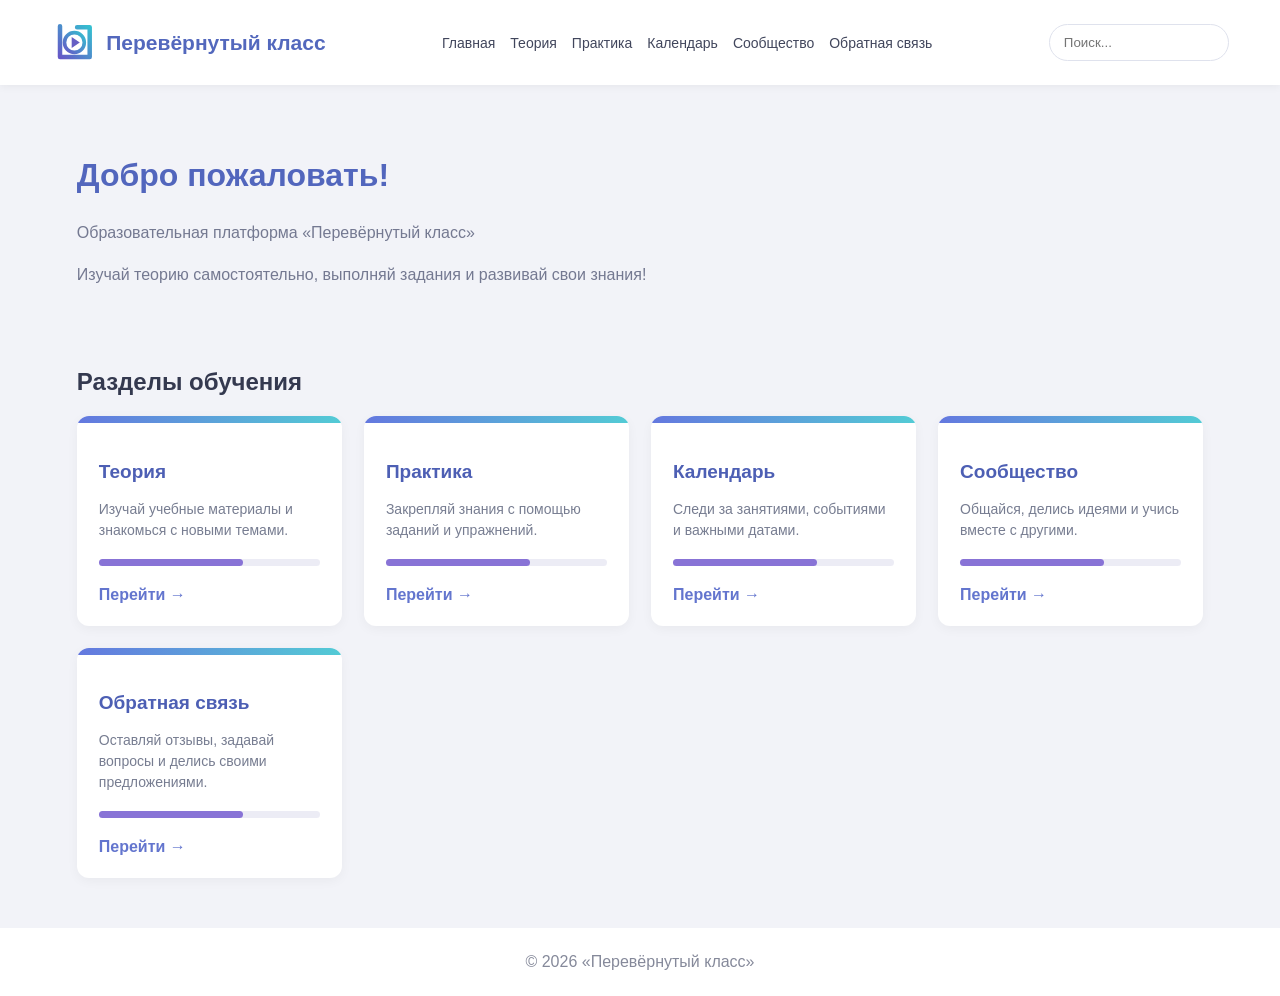
<file: index.html>
<!DOCTYPE html>
<html lang="ru">
<head>
<meta charset="UTF-8">
<meta name="viewport" content="width=device-width, initial-scale=1.0">
<title>Перевёрнутый класс</title>
<style>
* {
   box-sizing: border-box;
}
body {
   margin: 0;
   font-family: Arial, sans-serif;
   background: #f2f3f8;
   color: #34394f;
}
header {
   background: white;
   min-height: 85px;
   padding: 15px 4%;
   display: flex;
   align-items: center;
   justify-content: space-between;
   flex-wrap: wrap;
   gap: 18px;
   box-shadow: 0 2px 8px #0000000d;
}
.logo {
   display: flex;
   align-items: center;
   gap: 10px;
   color: #5368bd;
   font-size: 21px;
   font-weight: bold;
}
.logo svg {
   width: 45px;
   height: 45px;
   flex-shrink: 0;
}
nav {
   display: flex;
   flex-wrap: wrap;
   gap: 15px;
}
nav a {
   text-decoration: none;
   color: #41465c;
   font-size: 14px;
}
nav a:hover {
   color: #6476d8;
}
.search {
   padding: 10px 14px;
   border: 1px solid #dfe2ed;
   border-radius: 20px;
   outline: none;
   max-width: 180px;
}
.hero {
   padding: 45px 6%;
}
.hero h1 {
   color: #5266bd;
   font-size: 32px;
}
.hero p {
   color: #747991;
   line-height: 1.6;
}
.content {
   padding: 0 6% 50px;
}
.cards {
   display: grid;
   grid-template-columns: repeat(auto-fit, minmax(230px, 1fr));
   gap: 22px;
}
.card {
   background: white;
   border-radius: 12px;
   overflow: hidden;
   box-shadow: 0 3px 12px #0000000b;
}
.card-line {
   height: 7px;
   background: linear-gradient(90deg, #6478df, #53cbd5);
}
.card-content {
   padding: 22px;
}
.card h2 {
   font-size: 19px;
   color: #4d5fb4;
}
.card p {
   color: #777d91;
   line-height: 1.5;
   font-size: 14px;
}
.progress {
   height: 7px;
   background: #ececf5;
   border-radius: 10px;
   margin: 18px 0 12px;
}
.progress span {
   display: block;
   height: 100%;
   width: 65%;
   background: #8873d6;
   border-radius: 10px;
}
.card a {
   display: inline-block;
   color: #6375ce;
   text-decoration: none;
   font-weight: bold;
   margin-top: 8px;
}
footer {
   text-align: center;
   background: white;
   padding: 25px;
   color: #85899a;
}
max-width: 650px {
   header {
       justify-content: center;
   }
   .hero h1 {
       font-size: 26px;
   }
}
</style>
</head>
<body>
 
<header>
   <div class="logo">
       <svg viewBox="0 0 50 50" xmlns="http://www.w3.org/2000/svg">
           <defs>
               <linearGradient id="logoGradient" x1="0" y1="1" x2="1" y2="0">
                   <stop offset="0%" stop-color="#6559c7"/>
                   <stop offset="100%" stop-color="#35bfd0"/>
               </linearGradient>
           </defs>
           <path d="M10 7 V41 H43 V8 H29"
                 fill="none" stroke="url(#logoGradient)"
                 stroke-width="5" stroke-linecap="round"
                 stroke-linejoin="round"/>
           <circle cx="26" cy="25" r="11"
                   fill="none" stroke="url(#logoGradient)" stroke-width="4"/>
           <path d="M23 19 L32 25 L23 31 Z" fill="#655fc4"/>
       </svg>
       <span>Перевёрнутый класс</span>
   </div>
 
   <nav>
       <a href="index.html">Главная</a>
       <a href="theory.html">Теория</a>
       <a href="practice.html">Практика</a>
       <a href="calendar.html">Календарь</a>
       <a href="community.html">Сообщество</a>
       <a href="feedback.html">Обратная связь</a>
   </nav>
 
   <input class="search" type="search" placeholder="Поиск...">
</header>
 
<section class="hero">
   <h1>Добро пожаловать!</h1>
   <p>Образовательная платформа «Перевёрнутый класс»</p>
   <p>Изучай теорию самостоятельно, выполняй задания и развивай свои знания!</p>
</section>
 
<main class="content">
   <h2>Разделы обучения</h2>
 
   <div class="cards">
       <article class="card">
           <div class="card-line"></div>
           <div class="card-content">
               <h2>Теория</h2>
               <p>Изучай учебные материалы и знакомься с новыми темами.</p>
               <div class="progress"><span></span></div>
               <a href="theory.html">Перейти →</a>
           </div>
       </article>
 
       <article class="card">
           <div class="card-line"></div>
           <div class="card-content">
               <h2>Практика</h2>
               <p>Закрепляй знания с помощью заданий и упражнений.</p>
               <div class="progress"><span></span></div>
               <a href="practice.html">Перейти →</a>
           </div>
       </article>
 
       <article class="card">
           <div class="card-line"></div>
           <div class="card-content">
               <h2>Календарь</h2>
               <p>Следи за занятиями, событиями и важными датами.</p>
               <div class="progress"><span></span></div>
               <a href="calendar.html">Перейти →</a>
           </div>
       </article>
 
       <article class="card">
           <div class="card-line"></div>
           <div class="card-content">
               <h2>Сообщество</h2>
               <p>Общайся, делись идеями и учись вместе с другими.</p>
               <div class="progress"><span></span></div>
               <a href="community.html">Перейти →</a>
           </div>
       </article>
 
       <article class="card">
           <div class="card-line"></div>
           <div class="card-content">
               <h2>Обратная связь</h2>
               <p>Оставляй отзывы, задавай вопросы и делись своими предложениями.</p>
               <div class="progress"><span></span></div>
               <a href="feedback.html">Перейти →</a>
           </div>
       </article>
   </div>
</main>
 
<footer>
   © 2026 «Перевёрнутый класс»
</footer>
 
</body>
</html>
</file>
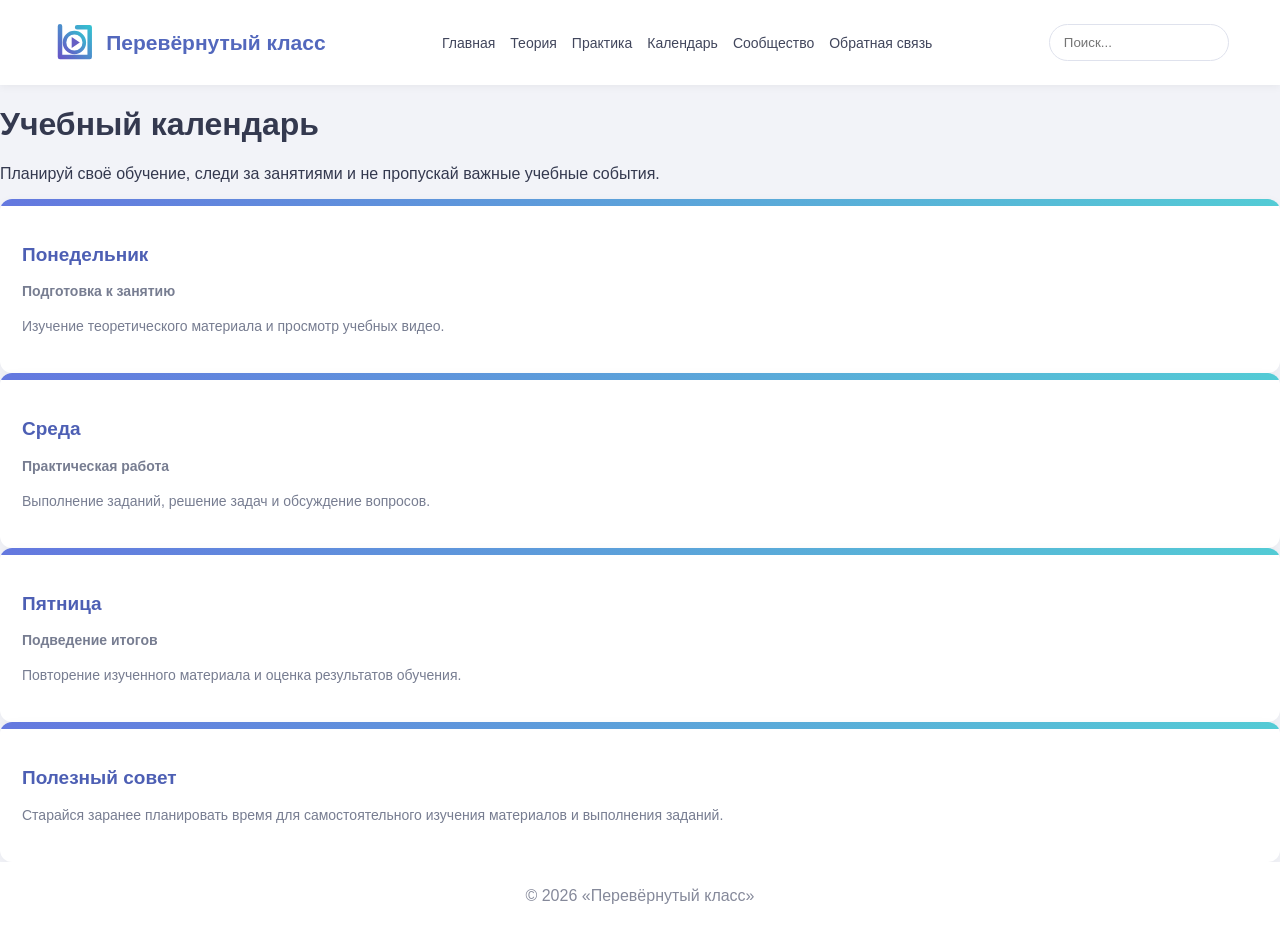
<file: calendar.html>
<!DOCTYPE html>
<html lang="ru">
<head>
    <meta charset="UTF-8">
    <meta name="viewport" content="width=device-width, initial-scale=1.0">
    <title>Календарь — Перевёрнутый класс</title>
    <link rel="stylesheet" href="style.css">
</head>
<body>

<header>
    <div class="logo">
        <svg viewBox="0 0 50 50" xmlns="http://www.w3.org/2000/svg">
            <defs>
                <linearGradient id="g" x1="0" y1="1" x2="1" y2="0">
                    <stop offset="0%" stop-color="#6559c7"/>
                    <stop offset="100%" stop-color="#35bfd0"/>
                </linearGradient>
            </defs>
            <path d="M10 7 V41 H43 V8 H29"
                  fill="none" stroke="url(#g)" stroke-width="5"
                  stroke-linecap="round" stroke-linejoin="round"/>
            <circle cx="26" cy="25" r="11"
                    fill="none" stroke="url(#g)" stroke-width="4"/>
            <path d="M23 19 L32 25 L23 31 Z" fill="#655fc4"/>
        </svg>
        <span>Перевёрнутый класс</span>
    </div>

    <nav>
        <a href="index.html">Главная</a>
        <a href="theory.html">Теория</a>
        <a href="practice.html">Практика</a>
        <a href="calendar.html">Календарь</a>
        <a href="community.html">Сообщество</a>
        <a href="feedback.html">Обратная связь</a>
    </nav>

    <input class="search" type="search" placeholder="Поиск...">
</header>

<main>
    <h1>Учебный календарь</h1>

    <p class="intro">
        Планируй своё обучение, следи за занятиями
        и не пропускай важные учебные события.
    </p>

    <div class="card">
        <div class="card-line"></div>
        <div class="card-content">
            <h2>Понедельник</h2>
            <p><strong>Подготовка к занятию</strong></p>
            <p>Изучение теоретического материала и просмотр учебных видео.</p>
        </div>
    </div>

    <div class="card">
        <div class="card-line"></div>
        <div class="card-content">
            <h2>Среда</h2>
            <p><strong>Практическая работа</strong></p>
            <p>Выполнение заданий, решение задач и обсуждение вопросов.</p>
        </div>
    </div>

    <div class="card">
        <div class="card-line"></div>
        <div class="card-content">
            <h2>Пятница</h2>
            <p><strong>Подведение итогов</strong></p>
            <p>Повторение изученного материала и оценка результатов обучения.</p>
        </div>
    </div>

    <div class="card">
        <div class="card-line"></div>
        <div class="card-content">
            <h2>Полезный совет</h2>
            <p>
                Старайся заранее планировать время для самостоятельного
                изучения материалов и выполнения заданий.
            </p>
        </div>
    </div>

</body>
</html>


<footer>
    © 2026 «Перевёрнутый класс»
</footer>
</file>
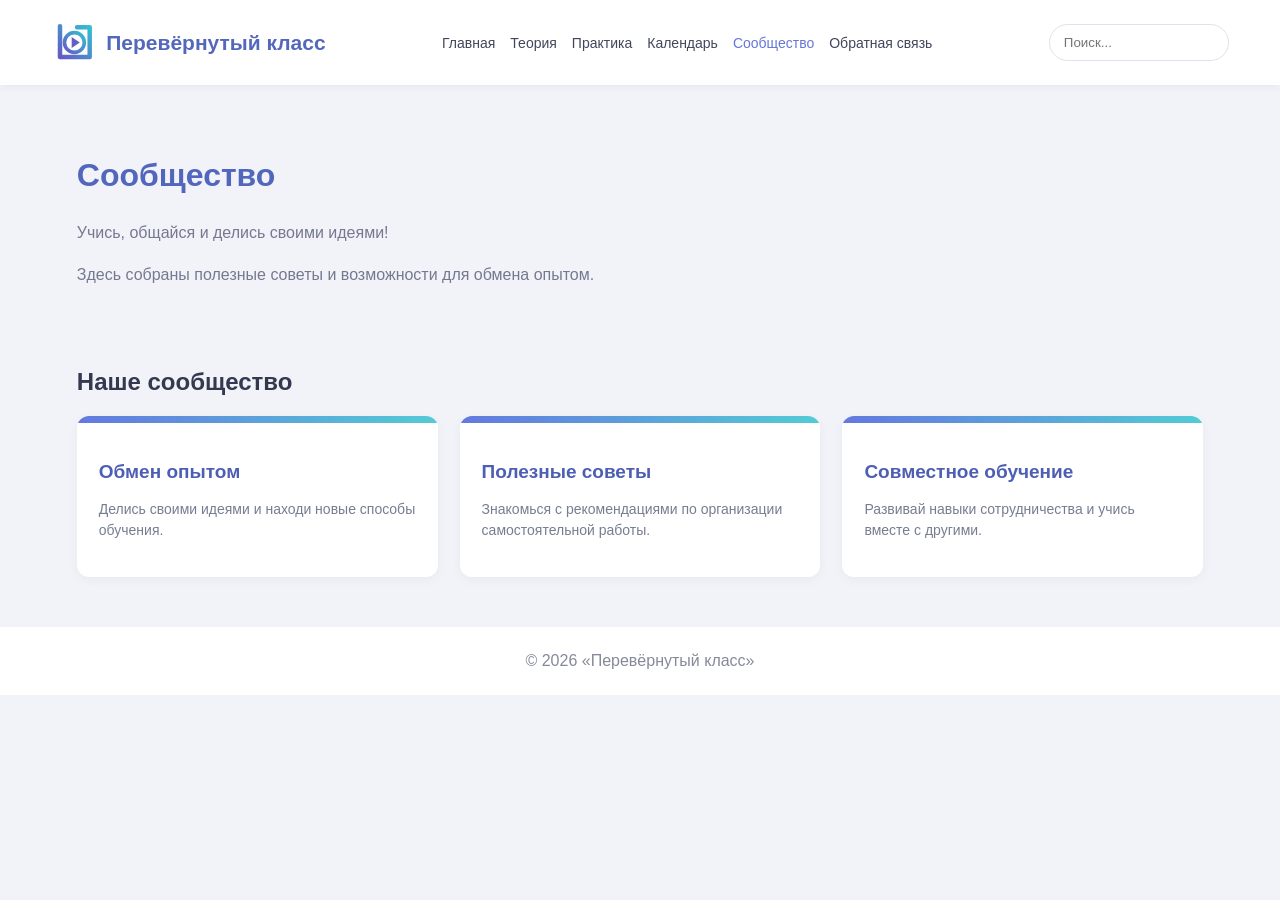
<file: community.html>
<!DOCTYPE html>
<html lang="ru">
<head>
<meta charset="UTF-8">
<meta name="viewport" content="width=device-width, initial-scale=1.0">
<title>Сообщество — Перевёрнутый класс</title>
<link rel="stylesheet" href="style.css">
</head>
<body>
 
<header>
   <div class="logo">
       <svg viewBox="0 0 50 50" xmlns="http://www.w3.org/2000/svg">
           <defs>
               <linearGradient id="logoGradient" x1="0" y1="1" x2="1" y2="0">
                   <stop offset="0%" stop-color="#6559c7"/>
                   <stop offset="100%" stop-color="#35bfd0"/>
               </linearGradient>
           </defs>
           <path d="M10 7 V41 H43 V8 H29" fill="none" stroke="url(#logoGradient)" stroke-width="5" stroke-linecap="round" stroke-linejoin="round"/>
           <circle cx="26" cy="25" r="11" fill="none" stroke="url(#logoGradient)" stroke-width="4"/>
           <path d="M23 19 L32 25 L23 31 Z" fill="#655fc4"/>
       </svg>
       <span>Перевёрнутый класс</span>
   </div>
   <nav>
       <a href="index.html">Главная</a>
       <a href="theory.html">Теория</a>
       <a href="practice.html">Практика</a>
       <a href="calendar.html">Календарь</a>
       <a class="active" href="community.html">Сообщество</a>
       <a href="feedback.html">Обратная связь</a>
   </nav>
   <input class="search" type="search" placeholder="Поиск...">
</header>
 
<section class="hero">
   <h1>Сообщество</h1>
   <p>Учись, общайся и делись своими идеями!</p>
   <p>Здесь собраны полезные советы и возможности для обмена опытом.</p>
</section>
 
<main class="content">
   <h2>Наше сообщество</h2>
   <div class="cards">
       <article class="card">
           <div class="card-line"></div>
           <div class="card-content">
               <h2>Обмен опытом</h2>
               <p>Делись своими идеями и находи новые способы обучения.</p>
           </div>
       </article>
       <article class="card">
           <div class="card-line"></div>
           <div class="card-content">
               <h2>Полезные советы</h2>
               <p>Знакомься с рекомендациями по организации самостоятельной работы.</p>
           </div>
       </article>
       <article class="card">
           <div class="card-line"></div>
           <div class="card-content">
               <h2>Совместное обучение</h2>
               <p>Развивай навыки сотрудничества и учись вместе с другими.</p>
           </div>
       </article>
   </div>
</main>
 
<footer>© 2026 «Перевёрнутый класс»</footer>
</body>
</html>
</file>
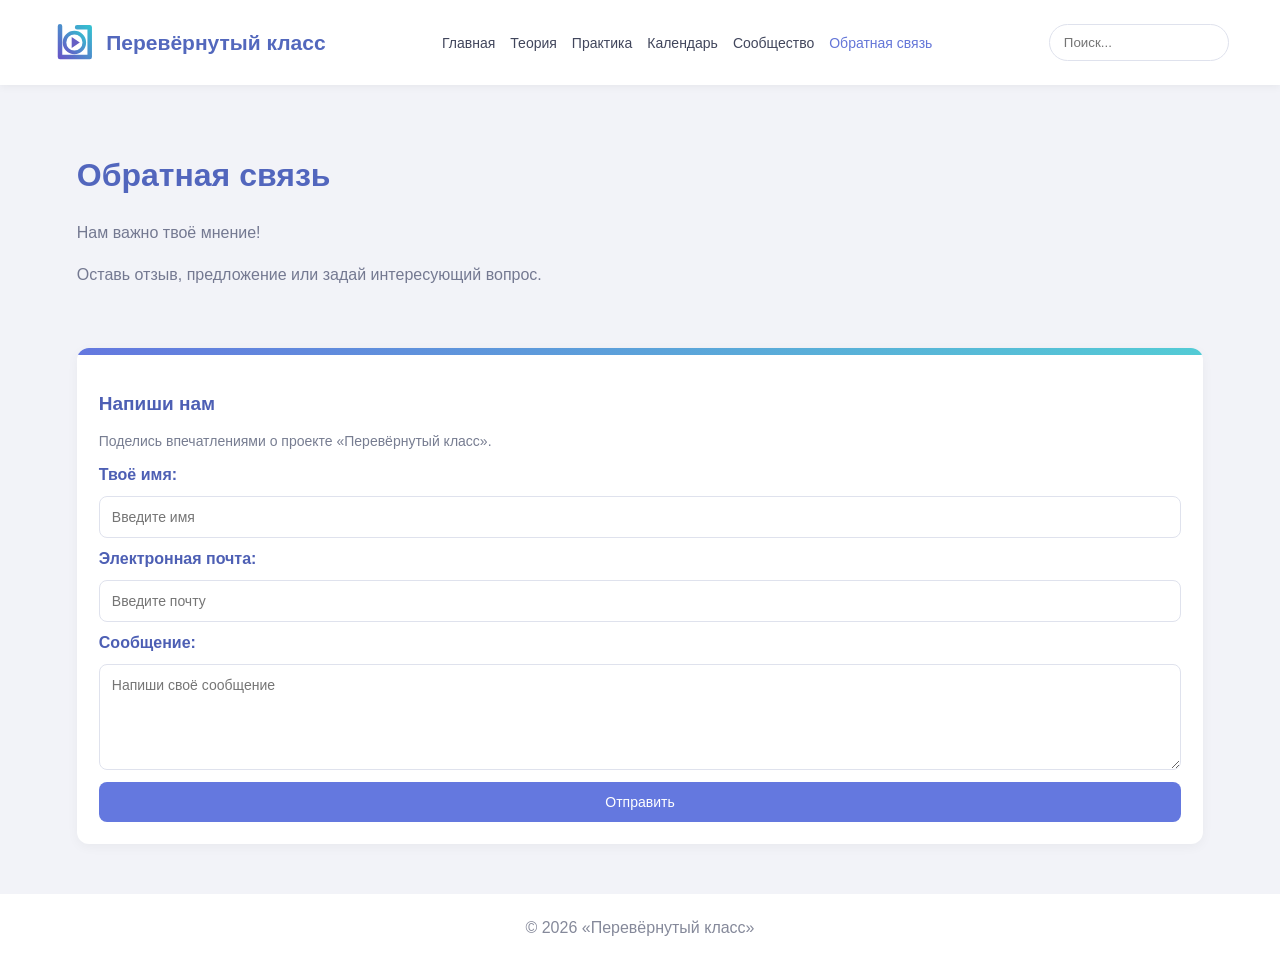
<file: feedback.html>
<!DOCTYPE html>
<html lang="ru">
<head>
<meta charset="UTF-8">
<meta name="viewport" content="width=device-width, initial-scale=1.0">
<title>Обратная связь — Перевёрнутый класс</title>
<link rel="stylesheet" href="style.css">
</head>
<body>
 
<header>
   <div class="logo">
       <svg viewBox="0 0 50 50" xmlns="http://www.w3.org/2000/svg">
           <defs>
               <linearGradient id="logoGradient" x1="0" y1="1" x2="1" y2="0">
                   <stop offset="0%" stop-color="#6559c7"/>
                   <stop offset="100%" stop-color="#35bfd0"/>
               </linearGradient>
           </defs>
           <path d="M10 7 V41 H43 V8 H29" fill="none" stroke="url(#logoGradient)" stroke-width="5" stroke-linecap="round" stroke-linejoin="round"/>
           <circle cx="26" cy="25" r="11" fill="none" stroke="url(#logoGradient)" stroke-width="4"/>
           <path d="M23 19 L32 25 L23 31 Z" fill="#655fc4"/>
       </svg>
       <span>Перевёрнутый класс</span>
   </div>
   <nav>
       <a href="index.html">Главная</a>
       <a href="theory.html">Теория</a>
       <a href="practice.html">Практика</a>
       <a href="calendar.html">Календарь</a>
       <a href="community.html">Сообщество</a>
       <a class="active" href="feedback.html">Обратная связь</a>
   </nav>
   <input class="search" type="search" placeholder="Поиск...">
</header>
 
<section class="hero">
   <h1>Обратная связь</h1>
   <p>Нам важно твоё мнение!</p>
   <p>Оставь отзыв, предложение или задай интересующий вопрос.</p>
</section>
 
<main
SVG namespace
www.w3.org


class="content">
   <div class="cards">
       <article class="card">
           <div class="card-line"></div>
           <div class="card-content">
               <h2>Напиши нам</h2>
               <p>Поделись впечатлениями о проекте «Перевёрнутый класс».</p>
               <form>
                   <label for="name">Твоё имя:</label>
                   <input type="text" id="name" placeholder="Введите имя">
 
                   <label for="email">Электронная почта:</label>
                   <input type="email" id="email" placeholder="Введите почту">
 
                   <label for="message">Сообщение:</label>
                   <textarea id="message" rows="5" placeholder="Напиши своё сообщение"></textarea>
 
                   <button type="button">Отправить</button>
               </form>
           </div>
       </article>
   </div>
</main>
 
<footer>© 2026 «Перевёрнутый класс»</footer>
</body>
</html>
</file>
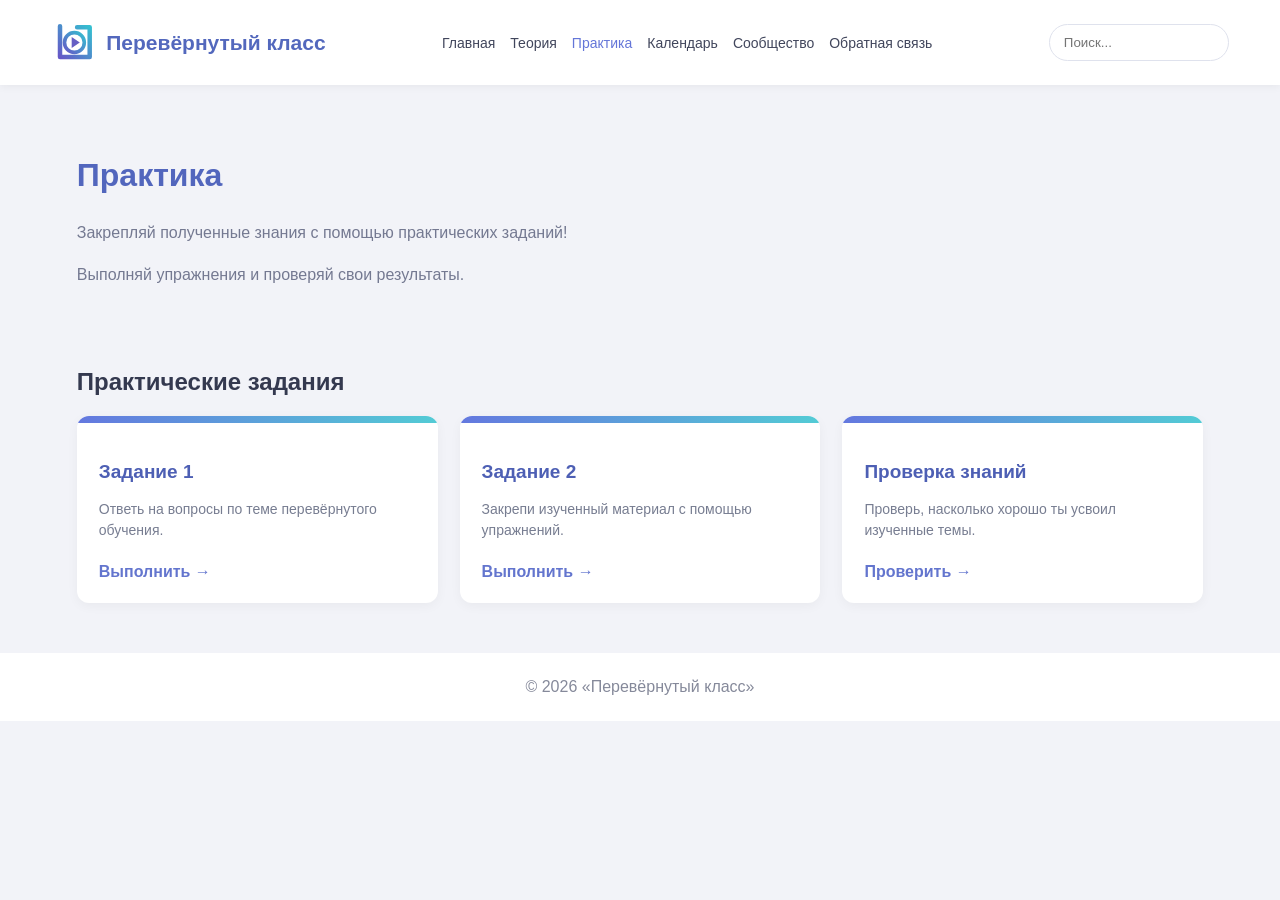
<file: practice.html>
<!DOCTYPE html>
<html lang="ru">
<head>
<meta charset="UTF-8">
<meta name="viewport" content="width=device-width, initial-scale=1.0">
<title>Практика — Перевёрнутый класс</title>
<link rel="stylesheet" href="style.css">
</head>
<body>
 
<header>
   <div class="logo">
       <svg viewBox="0 0 50 50" xmlns="http://www.w3.org/2000/svg">
           <defs>
               <linearGradient id="logoGradient" x1="0" y1="1" x2="1" y2="0">
                   <stop offset="0%" stop-color="#6559c7"/>
                   <stop offset="100%" stop-color="#35bfd0"/>
SVG namespace
www.w3.org


</linearGradient>
           </defs>
           <path d="M10 7 V41 H43 V8 H29" fill="none" stroke="url(#logoGradient)" stroke-width="5" stroke-linecap="round" stroke-linejoin="round"/>
           <circle cx="26" cy="25" r="11" fill="none" stroke="url(#logoGradient)" stroke-width="4"/>
           <path d="M23 19 L32 25 L23 31 Z" fill="#655fc4"/>
       </svg>
       <span>Перевёрнутый класс</span>
   </div>
   <nav>
       <a href="index.html">Главная</a>
       <a href="theory.html">Теория</a>
       <a class="active" href="practice.html">Практика</a>
       <a href="calendar.html">Календарь</a>
       <a href="community.html">Сообщество</a>
       <a href="feedback.html">Обратная связь</a>
   </nav>
   <input class="search" type="search" placeholder="Поиск...">
</header>
 
<section class="hero">
   <h1>Практика</h1>
   <p>Закрепляй полученные знания с помощью практических заданий!</p>
   <p>Выполняй упражнения и проверяй свои результаты.</p>
</section>
 
<main class="content">
   <h2>Практические задания</h2>
   <div class="cards">
       <article class="card">
           <div class="card-line"></div>
           <div class="card-content">
               <h2>Задание 1</h2>
               <p>Ответь на вопросы по теме перевёрнутого обучения.</p>
               <a href="#">Выполнить →</a>
           </div>
       </article>
       <article class="card">
           <div class="card-line"></div>
           <div class="card-content">
               <h2>Задание 2</h2>
               <p>Закрепи изученный материал с помощью упражнений.</p>
               <a href="#">Выполнить →</a>
           </div>
       </article>
       <article class="card">
           <div class="card-line"></div>
           <div class="card-content">
               <h2>Проверка знаний</h2>
               <p>Проверь, насколько хорошо ты усвоил изученные темы.</p>
               <a href="#">Проверить →</a>
           </div>
       </article>
   </div>
</main>
 
<footer>© 2026 «Перевёрнутый класс»</footer>
</body>
</html>
</file>
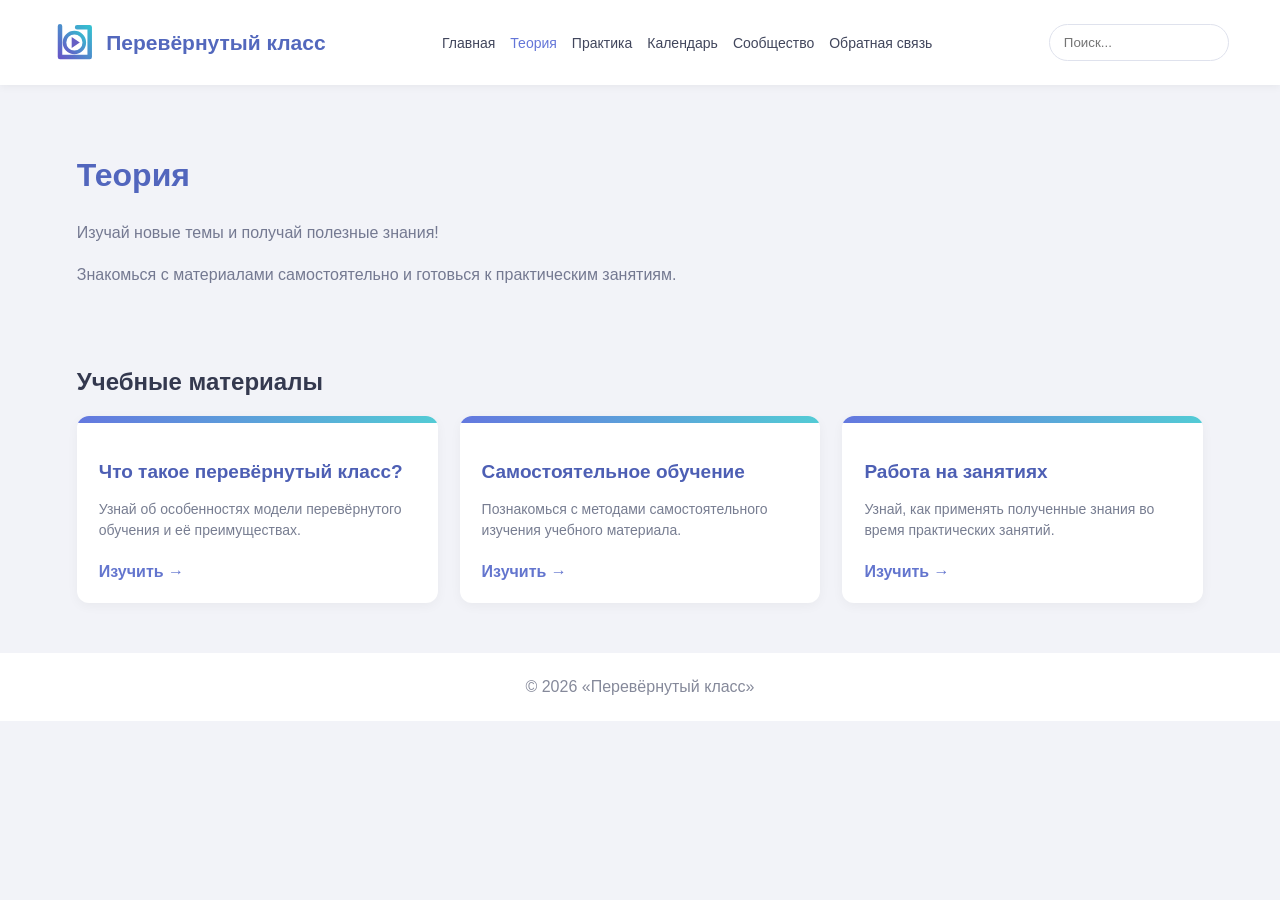
<file: theory.html>
<!DOCTYPE html>
<html lang="ru">
<head>
<meta charset="UTF-8">
<meta name="viewport" content="width=device-width, initial-scale=1.0">
<title>Теория — Перевёрнутый класс</title>
<link rel="stylesheet" href="style.css">
</head>
<body>
 
<header>
   <div class="logo">
       <svg viewBox="0 0 50 50" xmlns="http://www.w3.org/2000/svg">
           <defs>
               <linearGradient id="logoGradient" x1="0" y1="1" x2="1" y2="0">
                   <stop offset="0%" stop-color="#6559c7"/>
                   <stop offset="100%" stop-color="#35bfd0"/>
               </linearGradient>
           </defs>
           <path d="M10 7 V41 H43 V8 H29" fill="none" stroke="url(#logoGradient)" stroke-width="5" stroke-linecap="round" stroke-linejoin="round"/>
           <circle cx="26" cy="25" r="11" fill="none" stroke="url(#logoGradient)" stroke-width="4"/>
           <path d="M23 19 L32 25 L23 31 Z" fill="#655fc4"/>
       </svg>
       <span>Перевёрнутый класс</span>
   </div>
   <nav>
       <a href="index.html">Главная</a>
       <a class="active" href="theory.html">Теория</a>
       <a href="practice.html">Практика</a>
       <a href="calendar.html">Календарь</a>
       <a href="community.html">Сообщество</a>
       <a href="feedback.html">Обратная связь</a>
   </nav>
   <input class="search" type="search" placeholder="Поиск...">
</header>
 
<section class="hero">
   <h1>Теория</h1>
   <p>Изучай новые темы и получай полезные знания!</p>
   <p>Знакомься с материалами самостоятельно и готовься к практическим занятиям.</p>
</section>
 
<main class="content">
   <h2>Учебные материалы</h2>
   <div class="cards">
       <article class="card">
           <div class="card-line"></div>
           <div class="card-content">
               <h2>Что такое перевёрнутый класс?</h2>
               <p>Узнай об особенностях модели перевёрнутого обучения и её преимуществах.</p>
               <a href="#">Изучить →</a>
           </div>
       </article>
       <article class="card">
           <div class="card-line"></div>
           <div class="card-content">
               <h2>Самостоятельное обучение</h2>
               <p>Познакомься с методами самостоятельного изучения учебного материала.</p>
               <a href="#">Изучить →</a>
           </div>
       </article>
       <article class="card">
           <div class="card-line"></div>
           <div class="card-content">
               <h2>Работа на занятиях</h2>
               <p>Узнай, как применять полученные знания во время практических занятий.</p>
               <a href="#">Изучить →</a>
           </div>
       </article>
   </div>
</main>
 
<footer>© 2026 «Перевёрнутый класс»</footer>
</body>
</html>
</file>
<file: style.css>
* {
   box-sizing: border-box;
}
 
body {
   margin: 0;
   font-family: Arial, sans-serif;
   background: #f2f3f8;
   color: #34394f;
}
 
header {
   background: white;
   min-height: 85px;
   padding: 15px 4%;
   display: flex;
   align-items: center;
   justify-content: space-between;
   flex-wrap: wrap;
   gap: 18px;
   box-shadow: 0 2px 8px #0000000d;
}
 
.logo {
   display: flex;
   align-items: center;
   gap: 10px;
   color: #5368bd;
   font-size: 21px;
   font-weight: bold;
}
 
.logo svg {
   width: 45px;
   height: 45px;
   flex-shrink: 0;
}
 
nav {
   display: flex;
   flex-wrap: wrap;
   gap: 15px;
}
 
nav a {
   text-decoration: none;
   color: #41465c;
   font-size: 14px;
}
 
nav a:hover,
nav a.active {
   color: #6476d8;
}
 
.search {
   padding: 10px 14px;
   border: 1px solid #dfe2ed;
   border-radius: 20px;
   outline: none;
   max-width: 180px;
}
 
.hero {
   padding: 45px 6%;
}
 
.hero h1 {
   color: #5266bd;
   font-size: 32px;
}
 
.hero p {
   color: #747991;
   line-height: 1.6;
}
 
.content {
   padding: 0 6% 50px;
}
 
.content > h1 {
   color: #5266bd;
   font-size: 32px;
}
 
.content > p {
   color: #747991;
   line-height: 1.6;
}
 
.cards {
   display: grid;
   grid-template-columns: repeat(auto-fit, minmax(230px, 1fr));
   gap: 22px;
}
 
.card {
   background: white;
   border-radius: 12px;
   overflow: hidden;
   box-shadow: 0 3px 12px #0000000b;
}
 
.card-line {
   height: 7px;
   background: linear-gradient(90deg, #6478df, #53cbd5);
}
 
.card-content {
   padding: 22px;
}
 
.card h2 {
   font-size: 19px;
   color: #4d5fb4;
}
 
.card p {
   color: #777d91;
   line-height: 1.5;
   font-size: 14px;
}
 
.progress {
   height: 7px;
   background: #ececf5;
   border-radius: 10px;
   margin: 18px 0 12px;
}
 
.progress span {
   display: block;
   height: 100%;
   width: 65%;
   background: #8873d6;
   border-radius: 10px;
}
 
.card a {
   display: inline-block;
   color: #6375ce;
   text-decoration: none;


font-weight: bold;
   margin-top: 8px;
}
 
form {
   display: flex;
   flex-direction: column;
   gap: 12px;
}
 
form label {
   color: #4d5fb4;
   font-weight: bold;
}
 
form input,
form textarea {
   width: 100%;
   padding: 12px;
   border: 1px solid #dfe2ed;
   border-radius: 8px;
   font-family: Arial, sans-serif;
   font-size: 14px;
}
 
form button {
   padding: 12px 20px;
   background: #6478df;
   color: white;
   border: none;
   border-radius: 8px;
   cursor: pointer;
   font-size: 14px;
}
 
footer {
   text-align: center;
   background: white;
   padding: 25px;
   color: #85899a;
}
 
max-width: 650px {
   header {
       justify-content: center;
   }
 
   .hero h1,
   .content > h1 {
       font-size: 26px;
   }
 
   .search {
       max-width: 100%;
   }
}
.site-logo {
    width: 45px;
    height: 45px;
    flex-shrink: 0;
}
</file>
